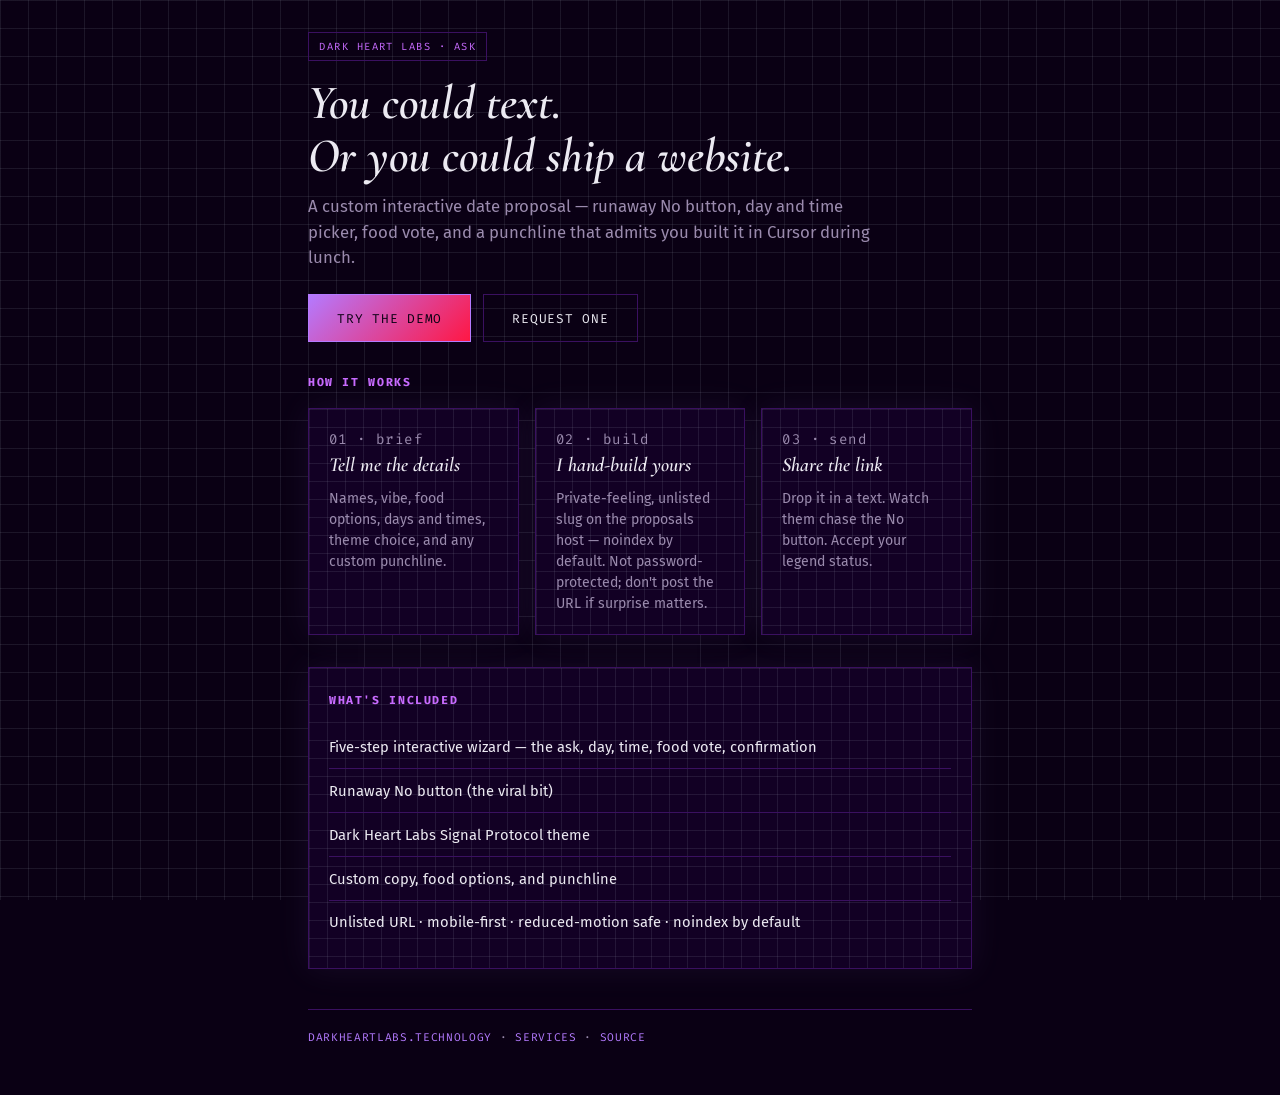
<file: index.html>
<!DOCTYPE html>
<html lang="en">
<head>
  <meta charset="utf-8">
  <meta name="viewport" content="width=device-width, initial-scale=1">
  <title>Ask — Custom Date Proposals · Dark Heart Labs</title>
  <meta name="description" content="Custom interactive date proposal mini-sites. Dark Heart Labs Signal Protocol theme.">
  <link rel="preconnect" href="https://fonts.googleapis.com">
  <link rel="preconnect" href="https://fonts.gstatic.com" crossorigin>
  <link href="https://fonts.googleapis.com/css2?family=Cormorant+Garamond:ital,wght@1,600&family=Fira+Code:wght@400;500&family=Fira+Sans:wght@400;500&display=swap" rel="stylesheet">
  <link rel="stylesheet" href="assets/css/base.css">
  <link rel="stylesheet" href="assets/css/theme-dhl.css">
  <style>
    .landing-page {
      max-width: 44rem;
      margin: 0 auto;
      padding: 2rem 1.25rem 3rem;
    }

    .landing-hero {
      margin-bottom: 2rem;
    }

    .landing-badge {
      display: inline-block;
      font-family: var(--font-mono);
      font-size: 0.65rem;
      letter-spacing: 0.14em;
      text-transform: uppercase;
      color: var(--accent-muted);
      border: 1px solid var(--border);
      padding: 0.35rem 0.65rem;
      margin-bottom: 1rem;
    }

    .landing-title {
      margin: 0 0 0.75rem;
      font-family: var(--font-serif);
      font-size: clamp(2rem, 7vw, 3rem);
      font-weight: 600;
      font-style: italic;
      line-height: 1.1;
      color: var(--headline);
    }

    .landing-lede {
      margin: 0 0 1.5rem;
      color: var(--muted-foreground);
      font-size: 1.05rem;
      max-width: 36rem;
    }

    .landing-cta {
      display: flex;
      flex-wrap: wrap;
      gap: 0.75rem;
    }

    .landing-cta .btn {
      text-decoration: none;
      display: inline-block;
    }

    .btn-secondary {
      background: transparent;
      color: var(--foreground);
      border-color: var(--border);
    }

    .btn-secondary:hover {
      border-color: var(--accent);
      box-shadow: var(--glow-accent);
    }

    .landing-section {
      margin-bottom: 2rem;
    }

    .landing-section h2 {
      margin: 0 0 1rem;
      font-family: var(--font-mono);
      font-size: 0.72rem;
      letter-spacing: 0.14em;
      text-transform: uppercase;
      color: var(--accent-muted);
    }

    .steps-grid {
      display: grid;
      gap: 1rem;
    }

    @media (min-width: 640px) {
      .steps-grid {
        grid-template-columns: repeat(3, 1fr);
      }
    }

    .step-card {
      padding: 1.25rem;
    }

    .step-num {
      font-family: var(--font-mono);
      font-size: 0.65rem;
      color: var(--accent);
      letter-spacing: 0.1em;
      margin-bottom: 0.5rem;
    }

    .step-card h3 {
      margin: 0 0 0.5rem;
      font-family: var(--font-serif);
      font-size: 1.25rem;
      font-style: italic;
      font-weight: 600;
    }

    .step-card p {
      margin: 0;
      font-size: 0.88rem;
      color: var(--muted-foreground);
      line-height: 1.5;
    }

    .feature-list {
      margin: 0;
      padding: 0;
      list-style: none;
    }

    .feature-list li {
      padding: 0.65rem 0;
      border-bottom: 1px solid var(--border);
      font-size: 0.92rem;
      color: var(--foreground);
    }

    .feature-list li:last-child {
      border-bottom: none;
    }

    .landing-footer {
      margin-top: 2.5rem;
      padding-top: 1.25rem;
      border-top: 1px solid var(--border);
      font-family: var(--font-mono);
      font-size: 0.7rem;
      letter-spacing: 0.06em;
      text-transform: uppercase;
      color: var(--muted-foreground);
    }

    .landing-footer a {
      color: var(--accent);
      text-decoration: none;
    }

    .landing-footer a:hover {
      text-decoration: underline;
    }
  </style>
</head>
<body data-theme="dhl">
  <div class="landing-page">
    <header class="landing-hero">
      <span class="landing-badge">dark heart labs · ask</span>
      <h1 class="landing-title">You could text.<br>Or you could ship a website.</h1>
      <p class="landing-lede">
        A custom interactive date proposal — runaway No button, day and time picker, food vote,
        and a punchline that admits you built it in Cursor during lunch.
      </p>
      <div class="landing-cta">
        <a class="btn btn-yes" href="demo/">Try the demo</a>
        <a class="btn btn-secondary" href="https://darkheartlabs.technology/contact/?intent=date-proposal">Request one</a>
      </div>
    </header>

    <section class="landing-section">
      <h2>How it works</h2>
      <div class="steps-grid">
        <article class="panel step-card">
          <p class="step-num">01 · brief</p>
          <h3>Tell me the details</h3>
          <p>Names, vibe, food options, days and times, theme choice, and any custom punchline.</p>
        </article>
        <article class="panel step-card">
          <p class="step-num">02 · build</p>
          <h3>I hand-build yours</h3>
          <p>Private-feeling, unlisted slug on the proposals host — noindex by default. Not password-protected; don't post the URL if surprise matters.</p>
        </article>
        <article class="panel step-card">
          <p class="step-num">03 · send</p>
          <h3>Share the link</h3>
          <p>Drop it in a text. Watch them chase the No button. Accept your legend status.</p>
        </article>
      </div>
    </section>

    <section class="landing-section panel">
      <h2>What's included</h2>
      <ul class="feature-list">
        <li>Five-step interactive wizard — the ask, day, time, food vote, confirmation</li>
        <li>Runaway No button (the viral bit)</li>
        <li>Dark Heart Labs Signal Protocol theme</li>
        <li>Custom copy, food options, and punchline</li>
        <li>Unlisted URL · mobile-first · reduced-motion safe · noindex by default</li>
      </ul>
    </section>

    <footer class="landing-footer">
      <a href="https://darkheartlabs.technology/">darkheartlabs.technology</a>
      · <a href="https://darkheartlabs.technology/services/">services</a>
      · <a href="https://github.com/jv-darkheartlabs/ask">source</a>
    </footer>
  </div>
</body>
</html>
</file>
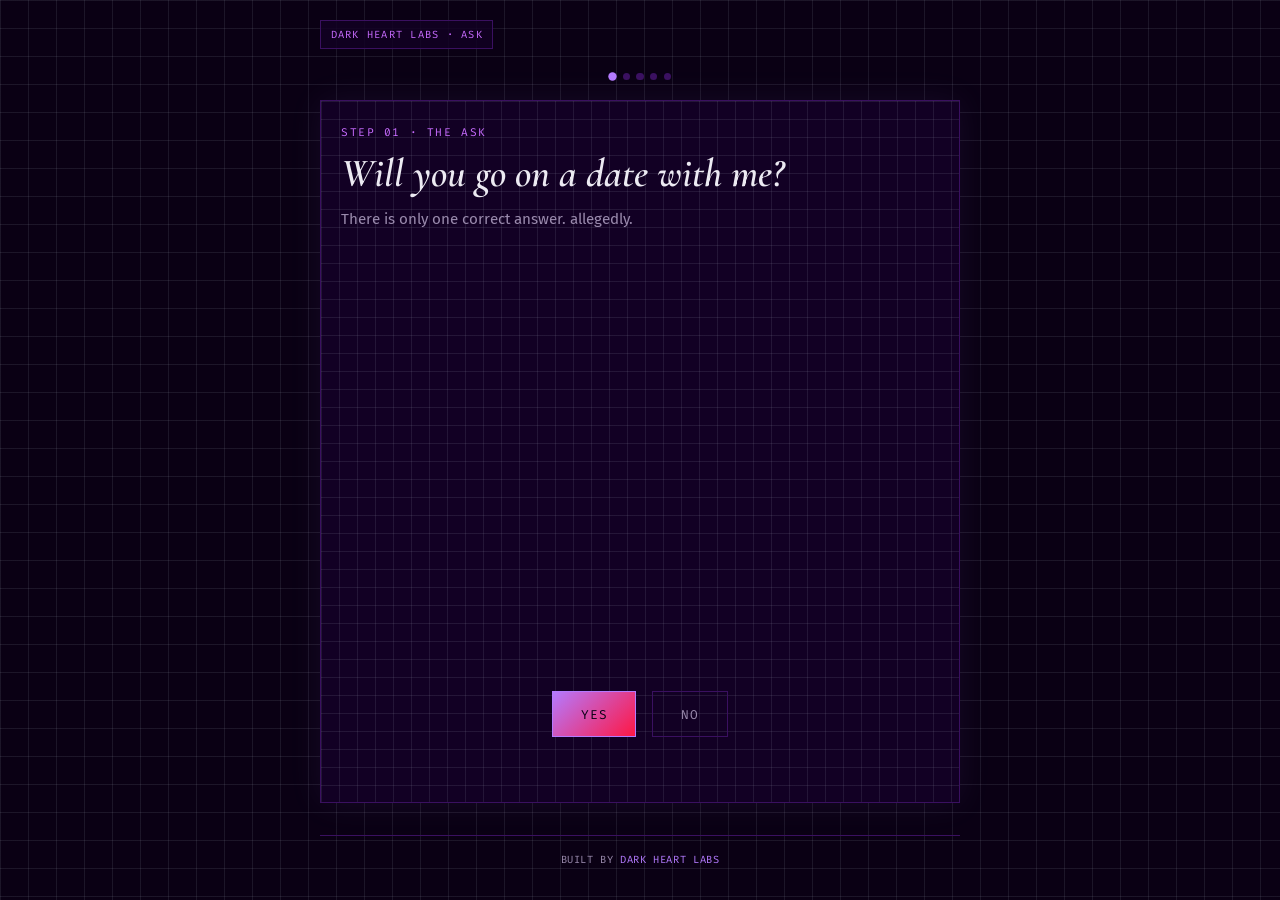
<file: _template/index.html>
<!DOCTYPE html>
<html lang="en">
<head>
  <meta charset="utf-8">
  <meta name="viewport" content="width=device-width, initial-scale=1">
  <meta name="robots" content="noindex, nofollow">
  <meta name="referrer" content="no-referrer">
  <title>Proposal</title>
  <meta name="description" content="An unlisted date proposal.">
  <link rel="preconnect" href="https://fonts.googleapis.com">
  <link rel="preconnect" href="https://fonts.gstatic.com" crossorigin>
  <link href="https://fonts.googleapis.com/css2?family=Cormorant+Garamond:ital,wght@1,600&family=Fira+Code:wght@400;500&family=Fira+Sans:wght@400;500&display=swap" rel="stylesheet">
  <link rel="stylesheet" href="../../assets/css/base.css">
  <link rel="stylesheet" href="../../assets/css/theme-dhl.css">
</head>
<body data-theme="dhl">
  <div class="confetti-layer" data-confetti aria-hidden="true"></div>
  <main class="proposal-app">
    <header class="proposal-header">
      <span class="proposal-badge">dark heart labs · ask</span>
    </header>

    <div class="progress-dots" data-progress aria-hidden="true"></div>

    <section class="proposal-step panel" data-step="ask">
      <p class="step-eyebrow">step 01 · the ask</p>
      <h1 class="step-title" id="opening-line">Will you go on a date with me?</h1>
      <p class="step-subtitle" data-recipient-sub>There is only one correct answer. allegedly.</p>
      <p class="step-subtitle" data-no-hint hidden>the no button is having a moment. try yes?</p>
      <div class="ask-actions">
        <button type="button" class="btn btn-yes" data-yes>Yes</button>
        <button type="button" class="btn btn-no" data-no>No</button>
      </div>
    </section>

    <section class="proposal-step panel" data-step="day">
      <p class="step-eyebrow">step 02 · pick a day</p>
      <h2 class="step-title">When works for you?</h2>
      <p class="step-subtitle">Choose a day. Or let fate decide with surprise me.</p>
      <div class="chip-grid" data-day-chips></div>
    </section>

    <section class="proposal-step panel" data-step="time">
      <p class="step-eyebrow">step 03 · pick a time</p>
      <h2 class="step-title">What time?</h2>
      <p class="step-subtitle">Fashionably late is still a choice.</p>
      <div class="chip-grid" data-time-chips></div>
    </section>

    <section class="proposal-step panel" data-step="food">
      <p class="step-eyebrow">step 04 · food vote</p>
      <h2 class="step-title">Cast your vote</h2>
      <p class="step-subtitle">Democracy, but delicious.</p>
      <div class="food-grid" data-food-grid></div>
    </section>

    <section class="proposal-step panel" data-step="summary">
      <p class="step-eyebrow">step 05 · confirmed</p>
      <h2 class="step-title" data-summary-title>It's a date, <span id="summary-recipient">you</span>.</h2>
      <ul class="summary-list">
        <li><span>Day</span><span id="summary-day">—</span></li>
        <li><span>Time</span><span id="summary-time">—</span></li>
        <li><span>Food</span><span id="summary-food">—</span></li>
        <li><span>From</span><span id="summary-sender">—</span></li>
        <li hidden><span>Priority deposit</span><span id="summary-deposit">—</span></li>
      </ul>
      <p class="punchline" data-punchline></p>
      <button type="button" class="btn btn-yes send-request" data-send-request hidden>Send request</button>
      <p class="send-status" data-send-status hidden></p>
    </section>

    <footer class="proposal-footer">
      built by <a href="https://darkheartlabs.technology/">dark heart labs</a>
    </footer>
  </main>
  <script src="config.js"></script>
  <script src="../../assets/js/form-submit.js"></script>
  <script src="../../assets/js/proposal.js"></script>
</body>
</html>
</file>
<file: assets/css/base.css>
*,
*::before,
*::after {
  box-sizing: border-box;
}

html {
  -webkit-text-size-adjust: 100%;
}

body {
  margin: 0;
  min-height: 100dvh;
  font-family: var(--font-sans);
  font-size: 1rem;
  line-height: 1.5;
  color: var(--foreground);
  background: var(--background);
}

body::before {
  content: "";
  position: fixed;
  inset: 0;
  pointer-events: none;
  background-image:
    linear-gradient(var(--grid-line) 1px, transparent 1px),
    linear-gradient(90deg, var(--grid-line) 1px, transparent 1px);
  background-size: var(--grid-size) var(--grid-size);
  opacity: var(--grid-opacity);
  z-index: 0;
}

.proposal-app,
.landing-page {
  position: relative;
  z-index: 1;
}

.proposal-app {
  display: flex;
  flex-direction: column;
  min-height: 100dvh;
  max-width: 42rem;
  margin: 0 auto;
  padding: 1.25rem 1rem 2rem;
}

.proposal-header {
  display: flex;
  align-items: center;
  justify-content: space-between;
  gap: 1rem;
  margin-bottom: 1.5rem;
}

.proposal-badge {
  font-family: var(--font-mono);
  font-size: 0.65rem;
  letter-spacing: 0.12em;
  text-transform: uppercase;
  color: var(--accent-muted);
  border: 1px solid var(--border);
  padding: 0.35rem 0.6rem;
  background: color-mix(in oklab, var(--panel) 80%, transparent);
}

.proposal-step {
  display: none;
  flex: 1;
  flex-direction: column;
  animation: stepIn 0.35s ease;
}

.proposal-step.is-active {
  display: flex;
}

@keyframes stepIn {
  from {
    opacity: 0;
    transform: translateY(8px);
  }
  to {
    opacity: 1;
    transform: translateY(0);
  }

}

@media (prefers-reduced-motion: reduce) {
  .proposal-step.is-active {
    animation: none;
  }
}

.panel {
  border: 1px solid var(--border);
  background: var(--panel);
  padding: 1.5rem 1.25rem;
  box-shadow: var(--panel-shadow);
}

.step-eyebrow {
  margin: 0 0 0.5rem;
  font-family: var(--font-mono);
  font-size: 0.7rem;
  letter-spacing: 0.14em;
  text-transform: uppercase;
  color: var(--accent-muted);
}

.step-title {
  margin: 0 0 0.75rem;
  font-family: var(--font-serif);
  font-size: clamp(1.75rem, 6vw, 2.5rem);
  font-weight: 600;
  font-style: italic;
  line-height: 1.15;
  color: var(--headline);
}

.step-subtitle {
  margin: 0 0 1.5rem;
  color: var(--muted-foreground);
  font-size: 0.95rem;
}

.ask-actions {
  position: relative;
  display: flex;
  flex-wrap: wrap;
  gap: 1rem;
  align-items: center;
  justify-content: center;
  min-height: 8rem;
  margin-top: auto;
  padding: 1rem 0;
}

.btn {
  font-family: var(--font-mono);
  font-size: 0.8rem;
  letter-spacing: 0.06em;
  text-transform: uppercase;
  padding: 0.85rem 1.75rem;
  border: 1px solid var(--border);
  cursor: pointer;
  transition: transform 0.15s, box-shadow 0.2s, border-color 0.2s;
}

.btn:focus-visible {
  outline: 2px solid var(--accent);
  outline-offset: 2px;
}

.btn-yes {
  background: var(--btn-yes-bg);
  color: var(--btn-yes-fg);
  border-color: var(--btn-yes-border);
}

.btn-yes:hover {
  box-shadow: var(--glow-accent);
  transform: scale(1.03);
}

.btn-no {
  position: relative;
  background: var(--btn-no-bg);
  color: var(--btn-no-fg);
  border-color: var(--btn-no-border);
  touch-action: manipulation;
  user-select: none;
}

.btn-no.is-dodging {
  position: fixed;
  z-index: 100;
  transition: left 0.12s ease, top 0.12s ease, transform 0.12s ease;
}

@media (prefers-reduced-motion: reduce) {
  .btn-no.is-dodging {
    transition: none;
  }

  .btn-yes:hover {
    transform: none;
  }
}

.chip-grid {
  display: flex;
  flex-wrap: wrap;
  gap: 0.65rem;
}

.chip {
  font-family: var(--font-mono);
  font-size: 0.78rem;
  padding: 0.65rem 1rem;
  border: 1px solid var(--border);
  background: transparent;
  color: var(--foreground);
  cursor: pointer;
  transition: border-color 0.2s, background 0.2s, box-shadow 0.2s;
}

.chip:hover,
.chip:focus-visible {
  outline: none;
  border-color: var(--accent);
}

.chip.is-selected {
  background: color-mix(in oklab, var(--accent) 18%, transparent);
  border-color: var(--accent);
  box-shadow: var(--glow-accent);
}

.food-grid {
  display: grid;
  grid-template-columns: repeat(auto-fit, minmax(7rem, 1fr));
  gap: 0.75rem;
}

.food-card {
  display: flex;
  flex-direction: column;
  align-items: center;
  gap: 0.35rem;
  padding: 1.25rem 0.75rem;
  border: 1px solid var(--border);
  background: transparent;
  color: var(--foreground);
  cursor: pointer;
  transition: transform 0.2s, border-color 0.2s, box-shadow 0.2s;
}

.food-card:hover,
.food-card:focus-visible {
  outline: none;
  border-color: var(--accent);
}

.food-card.is-selected {
  border-color: var(--accent);
  box-shadow: var(--glow-accent);
  transform: scale(1.04);
}

.food-emoji {
  font-size: 2.25rem;
  line-height: 1;
}

.food-label {
  font-family: var(--font-mono);
  font-size: 0.75rem;
  text-transform: uppercase;
  letter-spacing: 0.06em;
}

.summary-list {
  margin: 0 0 1.25rem;
  padding: 0;
  list-style: none;
}

.summary-list li {
  display: flex;
  justify-content: space-between;
  gap: 1rem;
  padding: 0.65rem 0;
  border-bottom: 1px solid var(--border);
  font-size: 0.92rem;
}

.summary-list li:last-child {
  border-bottom: none;
}

.summary-list span:first-child {
  font-family: var(--font-mono);
  font-size: 0.72rem;
  text-transform: uppercase;
  letter-spacing: 0.08em;
  color: var(--accent-muted);
}

.punchline {
  margin: 1.25rem 0 0;
  padding-top: 1rem;
  border-top: 1px dashed var(--border);
  font-family: var(--font-serif);
  font-style: italic;
  font-size: 1.05rem;
  color: var(--headline);
}

.proposal-footer {
  margin-top: 2rem;
  padding-top: 1rem;
  border-top: 1px solid var(--border);
  font-family: var(--font-mono);
  font-size: 0.65rem;
  letter-spacing: 0.06em;
  text-transform: uppercase;
  color: var(--muted-foreground);
  text-align: center;
}

.proposal-footer a {
  color: var(--accent);
  text-decoration: none;
}

.proposal-footer a:hover {
  text-decoration: underline;
}

.field-label {
  display: block;
  margin: 1rem 0 0.35rem;
  font-family: var(--font-mono);
  font-size: 0.7rem;
  letter-spacing: 0.1em;
  text-transform: uppercase;
  color: var(--accent-muted);
}

.field-input {
  width: 100%;
  padding: 0.65rem 0.75rem;
  border: 1px solid var(--border);
  background: color-mix(in oklab, var(--ink) 60%, transparent);
  color: var(--foreground);
  font-family: var(--font-sans);
  font-size: 0.95rem;
}

.field-input:focus {
  outline: none;
  border-color: var(--accent);
  box-shadow: var(--glow-accent);
}

.btn-secondary {
  background: transparent;
  color: var(--foreground);
  border-color: var(--border);
  text-decoration: none;
  display: inline-block;
  text-align: center;
}

.btn-secondary:hover {
  border-color: var(--accent);
  box-shadow: var(--glow-accent);
}

.deposit-block {
  margin-top: 1.25rem;
  padding-top: 1rem;
  border-top: 1px dashed var(--border);
}

.deposit-option {
  display: flex;
  align-items: flex-start;
  gap: 0.6rem;
  font-size: 0.9rem;
  cursor: pointer;
}

.deposit-option input {
  margin-top: 0.2rem;
  accent-color: var(--accent);
}

.deposit-hint {
  margin: 0.5rem 0 0;
  font-size: 0.82rem;
  color: var(--muted-foreground);
  line-height: 1.45;
}

.deposit-link {
  margin-top: 0.75rem;
}

.requester-continue,
.send-request {
  margin-top: 1.25rem;
  text-decoration: none;
  display: inline-block;
}

.requester-continue:disabled,
.send-request:disabled {
  opacity: 0.45;
  cursor: not-allowed;
  transform: none;
  box-shadow: none;
}

.hp {
  position: absolute;
  left: -10000px;
  top: auto;
  width: 1px;
  height: 1px;
  overflow: hidden;
}

.send-status {
  margin: 0.85rem 0 0;
  font-size: 0.88rem;
  line-height: 1.45;
  color: var(--muted-foreground);
}

.send-status.is-error {
  color: var(--accent);
}

.send-status.is-ok {
  color: var(--foreground);
}

.suitor-queue {
  margin-bottom: 1.25rem;
  padding: 1rem 1.1rem;
}

.suitor-queue__label {
  margin: 0 0 0.65rem;
  font-family: var(--font-mono);
  font-size: 0.65rem;
  letter-spacing: 0.12em;
  text-transform: uppercase;
  color: var(--accent-muted);
}

.suitor-queue__list {
  margin: 0;
  padding: 0;
  list-style: none;
}

.suitor-queue__item {
  display: flex;
  justify-content: space-between;
  gap: 0.75rem;
  padding: 0.45rem 0;
  border-bottom: 1px solid color-mix(in oklab, var(--border) 70%, transparent);
  font-size: 0.82rem;
}

.suitor-queue__item:last-child {
  border-bottom: none;
}

.suitor-queue__name {
  color: var(--foreground);
}

.suitor-queue__meta {
  font-family: var(--font-mono);
  font-size: 0.65rem;
  letter-spacing: 0.04em;
  text-transform: uppercase;
  color: var(--muted-foreground);
  white-space: nowrap;
}

.confetti-layer {
  position: fixed;
  inset: 0;
  pointer-events: none;
  overflow: hidden;
  z-index: 200;
}

.confetti-piece {
  position: absolute;
  width: 8px;
  height: 8px;
  top: -10px;
  animation: confettiFall 1.2s ease forwards;
}

@keyframes confettiFall {
  to {
    transform: translateY(110vh) rotate(720deg);
    opacity: 0;
  }
}

@media (prefers-reduced-motion: reduce) {
  .confetti-piece {
    animation: none;
    opacity: 0;
  }

  .food-card.is-selected {
    transform: none;
  }
}

.progress-dots {
  display: flex;
  gap: 0.4rem;
  justify-content: center;
  margin-bottom: 1.25rem;
}

.progress-dot {
  width: 0.45rem;
  height: 0.45rem;
  border-radius: 50%;
  background: var(--border);
  transition: background 0.2s, transform 0.2s;
}

.progress-dot.is-active {
  background: var(--accent);
  transform: scale(1.2);
}

.progress-dot.is-done {
  background: color-mix(in oklab, var(--accent) 55%, var(--border));
}
</file>
<file: assets/css/theme-dhl.css>
:root,
[data-theme="dhl"] {
  --ink: #0a0014;
  --panel: #120024;
  --plum: #1a0830;
  --background: var(--ink);
  --foreground: #eceaf2;
  --muted-foreground: #9a8aad;
  --headline: #eceaf2;
  --border: #3a1060;
  --accent: #b47aff;
  --accent-muted: #c86bff;
  --accent-secondary: #ff1744;
  --grid-line: rgba(168, 178, 193, 0.12);
  --grid-size: 28px;
  --grid-opacity: 1;
  --panel-shadow: 0 0 32px rgba(180, 122, 255, 0.08);
  --glow-accent: 0 0 22px rgba(180, 122, 255, 0.32);
  --btn-yes-bg: linear-gradient(135deg, #b47aff, #ff1744);
  --btn-yes-fg: #0a0014;
  --btn-yes-border: #b47aff;
  --btn-no-bg: transparent;
  --btn-no-fg: #9a8aad;
  --btn-no-border: #3a1060;
  --font-mono: "Fira Code", ui-monospace, monospace;
  --font-sans: "Fira Sans", ui-sans-serif, system-ui, sans-serif;
  --font-serif: "Cormorant Garamond", ui-serif, Georgia, serif;
}

body[data-theme="dhl"] .btn-yes {
  background: linear-gradient(135deg, #b47aff, #ff1744);
}

body[data-theme="dhl"] .panel {
  background-image:
    linear-gradient(var(--grid-line) 1px, transparent 1px),
    linear-gradient(90deg, var(--grid-line) 1px, transparent 1px);
  background-size: 18px 18px;
  background-color: var(--panel);
}
</file>
